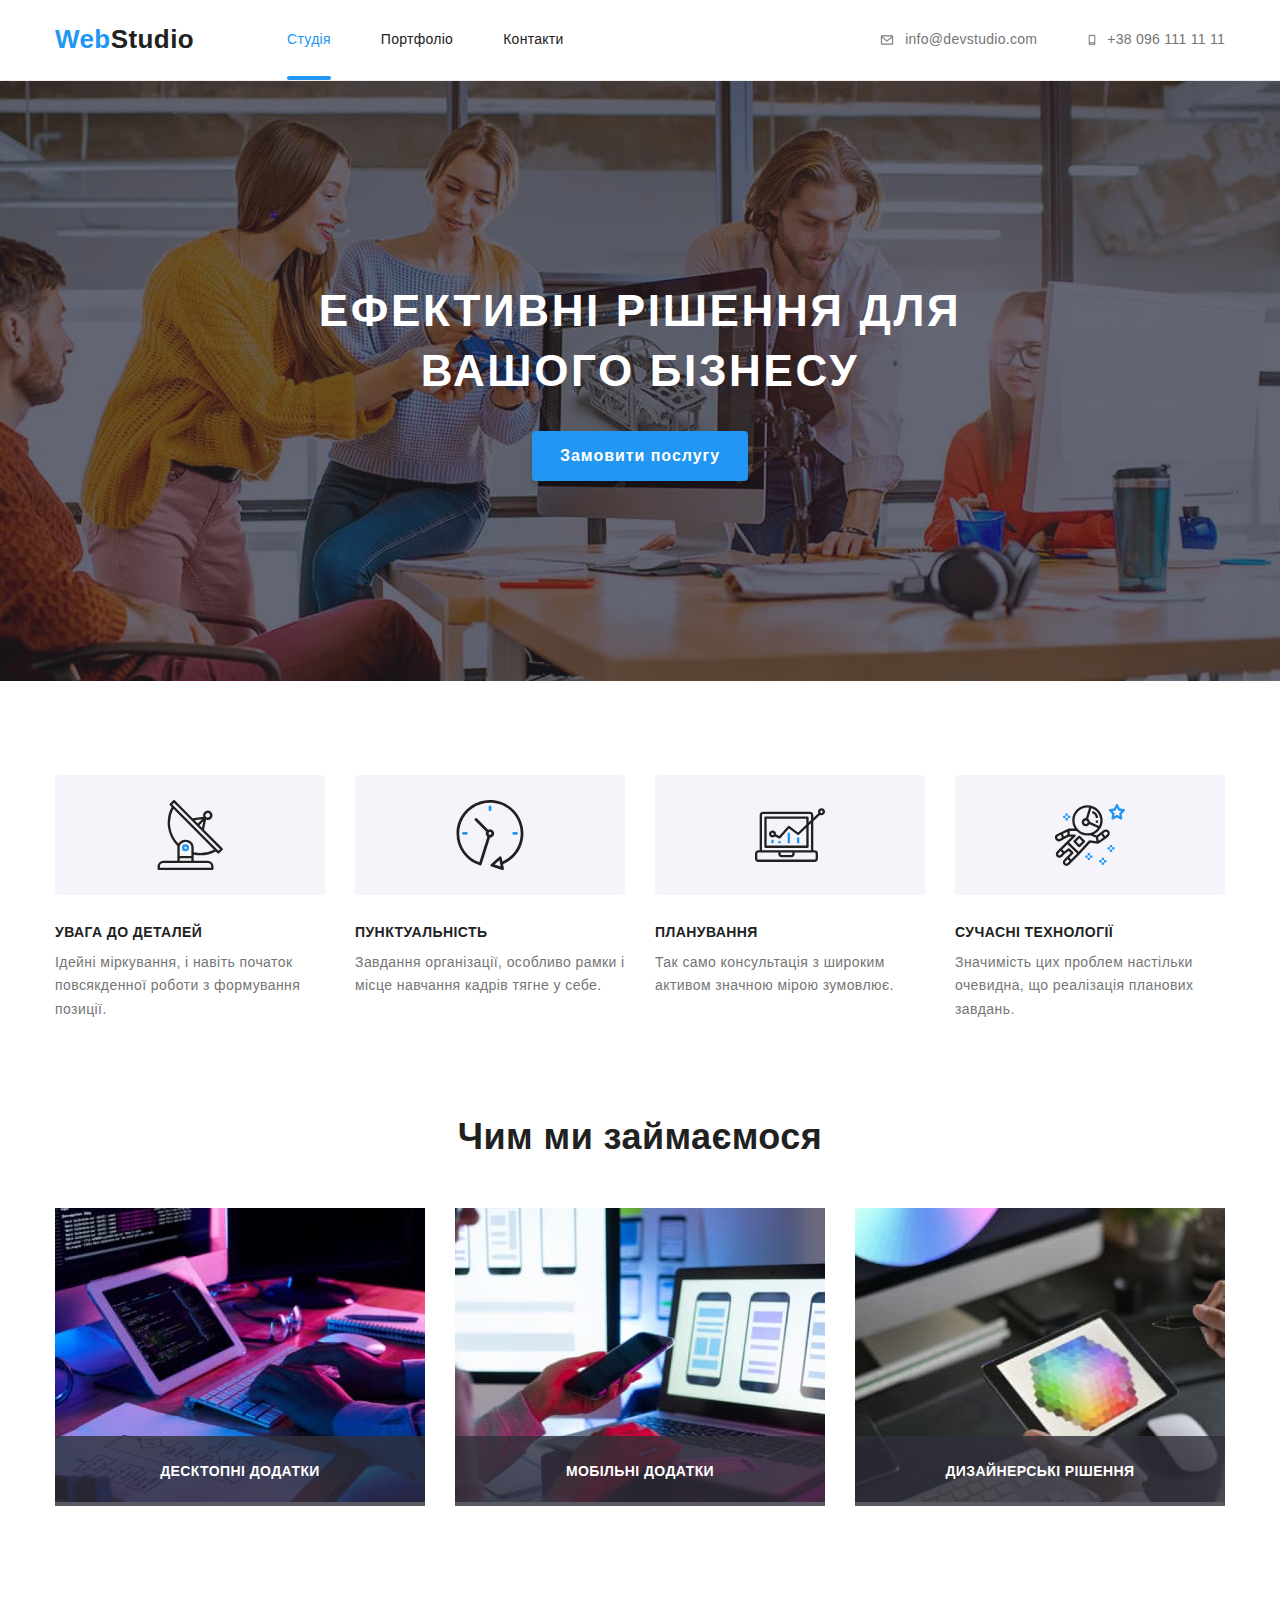
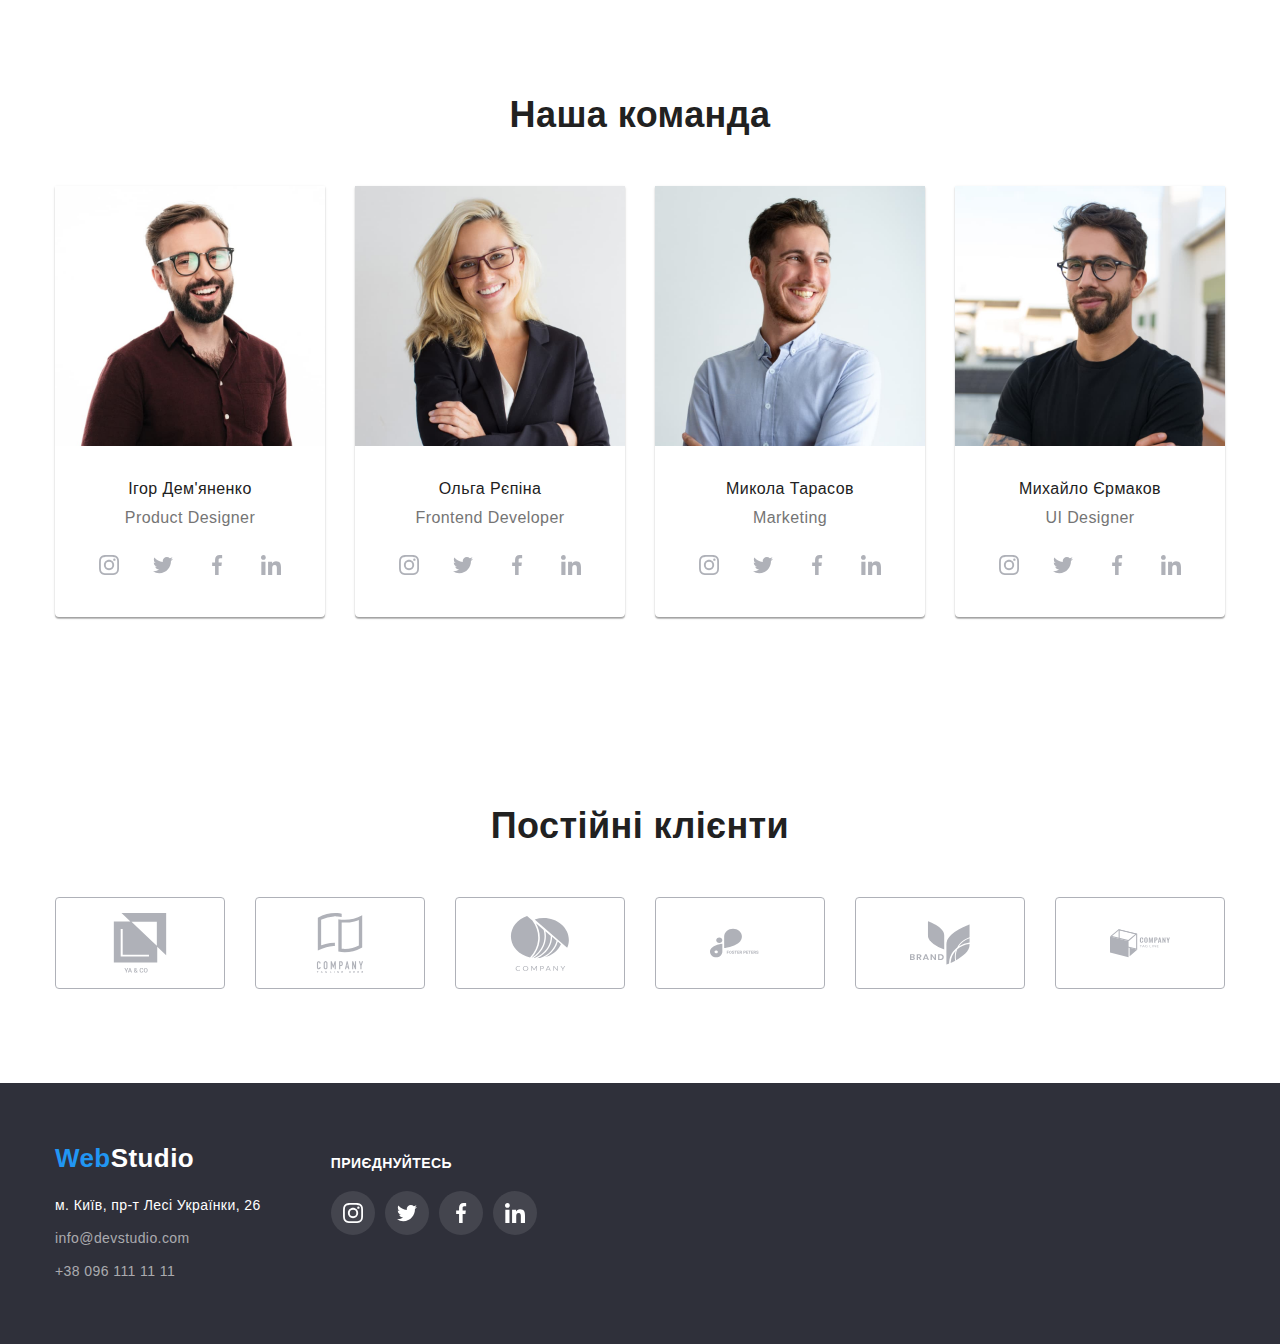
<file: index.html>
<!DOCTYPE html>
<html lang="uk">

<head>
    <meta charset="UTF-8">
    <meta http-equiv="X-UA-Compatible" content="IE=edge">
    <meta name="viewport" content="width=device-width, initial-scale=1.0">
    <title>Студія</title>
    <link rel="stylesheet"
        href="https://fonts.google.com/share?selection.family=Raleway:wght@700%7CRoboto:wght@400;500;700;900">
    <link rel="stylesheet"
        href="https://cdnjs.cloudflare.com/ajax/libs/modern-normalize/1.1.0/modern-normalize.min.css">
    <link rel="stylesheet" href="./css/styles.css">
</head>

<body>
    <header class="section">
        <div class="container header">
            <nav>
                <a class="link logo" href="./index.html"><span class="blue-logo">Web</span><span
                        class="black-logo">Studio</span></a>
                <ul class="list">
                    <li class="item"><a class="link current" href="./index.html">Студія</a></li>
                    <li class="item"><a class="link" href="./portfolio.html">Портфоліо</a></li>
                    <li class="item"><a class="link" href="">Контакти</a></li>
                </ul>
            </nav>
            <ul class="list contacts">
                <li class="item">

                    <a class="link nav-contacts" href="mailto:info@devstudio.com">
                        <svg class="nav-contacts-icon-email">
                            <use href="./images/icons.svg#icon-envelope"></use>
                        </svg>info@devstudio.com</a>
                </li>
                <li class="item"><a class="link nav-contacts" href="tel:+380961111111">
                        <svg class="nav-contacts-icon-phone">
                            <use href="./images/icons.svg#icon-smartphone"></use>
                        </svg>+38 096 111 11 11</a></li>
            </ul>
        </div>
    </header>
    <main>
        <section class="hero section">
            <div class="container">
                <h1>Ефективні рішення для <br> вашого бізнесу</h1>
                <button class="hero-btn" type="button" data-modal-open>Замовити послугу</button>
            </div>
        </section>
        <section class="peculiarities section">
            <div class="container">
                <h2 class="visially-hidden">Особливості WebStudio</h2>
                <ul class="list peculiarities">
                    <li>
                        <div class="peculiarities-thumb">
                            <svg class="peculiarities-svg">
                                <use href="./images/icons.svg#icon-details1"></use>
                            </svg>
                        </div>
                        <h3>УВАГА ДО ДЕТАЛЕЙ</h3>
                        <p>Ідейні міркування, і навіть початок повсякденної роботи з формування позиції.</p>
                    </li>
                    <li>
                        <div class="peculiarities-thumb">
                            <svg class="peculiarities-svg">
                                <use href="./images/icons.svg#icon-details2"></use>
                            </svg>
                        </div>
                        <h3>ПУНКТУАЛЬНІСТЬ</h3>
                        <p>Завдання організації, особливо рамки і місце навчання кадрів тягне у себе.</p>
                    </li>
                    <li>
                        <div class="peculiarities-thumb">
                            <svg class="peculiarities-svg">
                                <use href="./images/icons.svg#icon-details3"></use>
                            </svg>
                        </div>
                        <h3>ПЛАНУВАННЯ</h3>
                        <p>Так само консультація з широким активом значною мірою зумовлює.</p>
                    </li>
                    <li>
                        <div class="peculiarities-thumb">
                            <svg class="peculiarities-svg">
                                <use href="./images/icons.svg#icon-details4"></use>
                            </svg>
                        </div>
                        <h3>СУЧАСНІ ТЕХНОЛОГІЇ</h3>
                        <p>Значимість цих проблем настільки очевидна, що реалізація планових завдань.</p>
                    </li>
                </ul>
            </div>
        </section>
        <section class="section our-mission">
            <div class="container">
                <h2 class="title">Чим ми займаємося</h2>
                <ul class="list">
                    <li>
                        <div class="our-mission-thumb">
                            <img src="./images/box1.jpg"
                                alt="Створення веб-сайту відповідно до семантичного вмісту на ноутбуці" width="370">
                            <p class="our-mission-text">Десктопні додатки</p>
                        </div>
                    </li>
                    <li>
                        <div class="our-mission-thumb">
                            <img src="./images/box2.jpg" alt="Адаптація застосунку до мобільних пристроїв" width="370">
                            <p class="our-mission-text">Мобільні додатки</p>
                        </div>
                    </li>
                    <li>
                        <div class="our-mission-thumb">
                            <img src="./images/box3.jpg" alt="Графічне оформлення сайту" width="370">
                            <p class="our-mission-text">Дизайнерські рішення</p>
                        </div>
                    </li>
                </ul>
            </div>
        </section>
        <section class="our-team section">
            <div class="container">
                <h2 class="title">Наша команда</h2>
                <ul class="list our-team">
                    <li class="our-team-item">
                        <img src="./images/demjanenko.jpg" alt="Ігор Дем'яненко" width="270">
                        <h3>Ігор Дем'яненко</h3>
                        <p>Product Designer</p>
                        <ul class="social-list-links">
                            <li class="social-item">
                                <a class="social-link" href="">
                                    <svg class="social-link-svg">
                                        <use href="./images/icons.svg#icon-instagram"></use>
                                    </svg>
                                </a>
                            </li>
                            <li class="social-item">
                                <a class="social-link" href="">
                                    <svg class="social-link-svg">
                                        <use href="./images/icons.svg#icon-twitter"></use>
                                    </svg>
                                </a>
                            </li>
                            <li class="social-item">
                                <a class="social-link" href="">
                                    <svg class="social-link-svg">
                                        <use href="./images/icons.svg#icon-facebook"></use>
                                    </svg>
                                </a>
                            </li>
                            <li class="social-item">
                                <a class="social-link" href="">
                                    <svg class="social-link-svg">
                                        <use href="./images/icons.svg#icon-linkedin"></use>
                                    </svg>
                                </a>
                            </li>
                        </ul>
                    </li>
                    <li class="our-team-item">
                        <img src="./images/repina.jpg" alt="Ольга Рєпіна" width="270">
                        <h3>Ольга Рєпіна</h3>
                        <p>Frontend Developer</p>
                        <ul class="social-list-links">
                            <li class="social-item">
                                <a class="social-link" href="">
                                    <svg class="social-link-svg">
                                        <use href="./images/icons.svg#icon-instagram"></use>
                                    </svg>
                                </a>
                            </li>
                            <li class="social-item">
                                <a class="social-link" href="">
                                    <svg class="social-link-svg">
                                        <use href="./images/icons.svg#icon-twitter"></use>
                                    </svg>
                                </a>
                            </li>
                            <li class="social-item">
                                <a class="social-link" href="">
                                    <svg class="social-link-svg">
                                        <use href="./images/icons.svg#icon-facebook"></use>
                                    </svg>
                                </a>
                            </li>
                            <li class="social-item">
                                <a class="social-link" href="">
                                    <svg class="social-link-svg">
                                        <use href="./images/icons.svg#icon-linkedin"></use>
                                    </svg>
                                </a>
                            </li>
                        </ul>
                    </li>
                    <li class="our-team-item">
                        <img src="./images/tarasov.jpg" alt="Микола Тарасов" width="270">
                        <h3>Микола Тарасов</h3>
                        <p>Marketing</p>
                        <ul class="social-list-links">
                            <li class="social-item">
                                <a class="social-link" href="">
                                    <svg class="social-link-svg">
                                        <use href="./images/icons.svg#icon-instagram"></use>
                                    </svg>
                                </a>
                            </li>
                            <li class="social-item">
                                <a class="social-link" href="">
                                    <svg class="social-link-svg">
                                        <use href="./images/icons.svg#icon-twitter"></use>
                                    </svg>
                                </a>
                            </li>
                            <li class="social-item">
                                <a class="social-link" href="">
                                    <svg class="social-link-svg">
                                        <use href="./images/icons.svg#icon-facebook"></use>
                                    </svg>
                                </a>
                            </li>
                            <li class="social-item">
                                <a class="social-link" href="">
                                    <svg class="social-link-svg">
                                        <use href="./images/icons.svg#icon-linkedin"></use>
                                    </svg>
                                </a>
                            </li>
                        </ul>
                    </li>
                    <li class="our-team-item">
                        <img src="./images/jermakov.jpg" alt="Михайло Єрмаков" width="270">
                        <h3>Михайло Єрмаков</h3>
                        <p>UI Designer</p>
                        <ul class="social-list-links">
                            <li class="social-item">
                                <a class="social-link" href="">
                                    <svg class="social-link-svg">
                                        <use href="./images/icons.svg#icon-instagram"></use>
                                    </svg>
                                </a>
                            </li>
                            <li class="social-item">
                                <a class="social-link" href="">
                                    <svg class="social-link-svg">
                                        <use href="./images/icons.svg#icon-twitter"></use>
                                    </svg>
                                </a>
                            </li>
                            <li class="social-item">
                                <a class="social-link" href="">
                                    <svg class="social-link-svg">
                                        <use href="./images/icons.svg#icon-facebook"></use>
                                    </svg>
                                </a>
                            </li>
                            <li class="social-item">
                                <a class="social-link" href="">
                                    <svg class="social-link-svg">
                                        <use href="./images/icons.svg#icon-linkedin"></use>
                                    </svg>
                                </a>
                            </li>
                        </ul>
                    </li>
                </ul>
            </div>
        </section>
        <section class="our-clients section">
            <div class="container">
                <h2 class="title">Постійні клієнти</h2>
                <ul class="client-list-links">
                    <li class="client-item">
                        <a class="client-link" href="">
                            <svg class="client-link-svg">
                                <use href="./images/icons.svg#icon-client1"></use>
                            </svg>
                        </a>
                    </li>
                    <li class="client-item">
                        <a class="client-link" href="">
                            <svg class="client-link-svg">
                                <use href="./images/icons.svg#icon-client2"></use>
                            </svg>
                        </a>
                    </li>
                    <li class="client-item">
                        <a class="client-link" href="">
                            <svg class="client-link-svg">
                                <use href="./images/icons.svg#icon-client3"></use>
                            </svg>
                        </a>
                    </li>
                    <li class="client-item">
                        <a class="client-link" href="">
                            <svg class="client-link-svg">
                                <use href="./images/icons.svg#icon-client4"></use>
                            </svg>
                        </a>
                    </li>
                    <li class="client-item">
                        <a class="client-link" href="">
                            <svg class="client-link-svg">
                                <use href="./images/icons.svg#icon-client5"></use>
                            </svg>
                        </a>
                    </li>
                    <li class="client-item">
                        <a class="client-link" href="">
                            <svg class="client-link-svg">
                                <use href="./images/icons.svg#icon-client6"></use>
                            </svg>
                        </a>
                    </li>
                </ul>
            </div>
        </section>
    </main>
    <footer class="section">
        <div class="container">
            <div class="footer-contacts">
                <a class="link logo footer" href="./index.html"><span class="blue-logo">Web</span><span
                        class="white-logo">Studio</span></a>
                <address>
                    <ul>
                        <li><a class="link foot-adress" href="https://goo.gl/maps/WLWmXLNbsvmNYWDa7" target="_blank"
                                rel="noreferrer noopener nofollow">
                                м.
                                Київ, пр-т Лесі Українки, 26</a></li>
                        <li><a class="link foot-contacts" href="mailto:info@devstudio.com">info@devstudio.com</a></li>
                        <li><a class="link foot-contacts" href="tel:+380961111111">+38 096 111 11 11</a></li>
                    </ul>
                </address>
            </div>
            <div class="footer-social-list-links">
                <p>приєднуйтесь</p>
                <ul class="social-list-links">
                    <li class="social-item">
                        <a class="social-link" href="">
                            <svg class="social-link-svg">
                                <use href="./images/icons.svg#icon-instagram"></use>
                            </svg>
                        </a>
                    </li>
                    <li class="social-item">
                        <a class="social-link" href="">
                            <svg class="social-link-svg">
                                <use href="./images/icons.svg#icon-twitter"></use>
                            </svg>
                        </a>
                    </li>
                    <li class="social-item">
                        <a class="social-link" href="">
                            <svg class="social-link-svg">
                                <use href="./images/icons.svg#icon-facebook"></use>
                            </svg>
                        </a>
                    </li>
                    <li class="social-item">
                        <a class="social-link" href="">
                            <svg class="social-link-svg">
                                <use href="./images/icons.svg#icon-linkedin"></use>
                            </svg>
                        </a>
                    </li>
                </ul>
            </div>
        </div>
    </footer>
    <div class="backdrop is-hidden" data-modal>
        <div class="modal">
            <button class="close-btn" type="button" data-modal-close></button>
        </div>
    </div>
    <script src="./js/modal.js"></script>
</body>

</html>
</file>
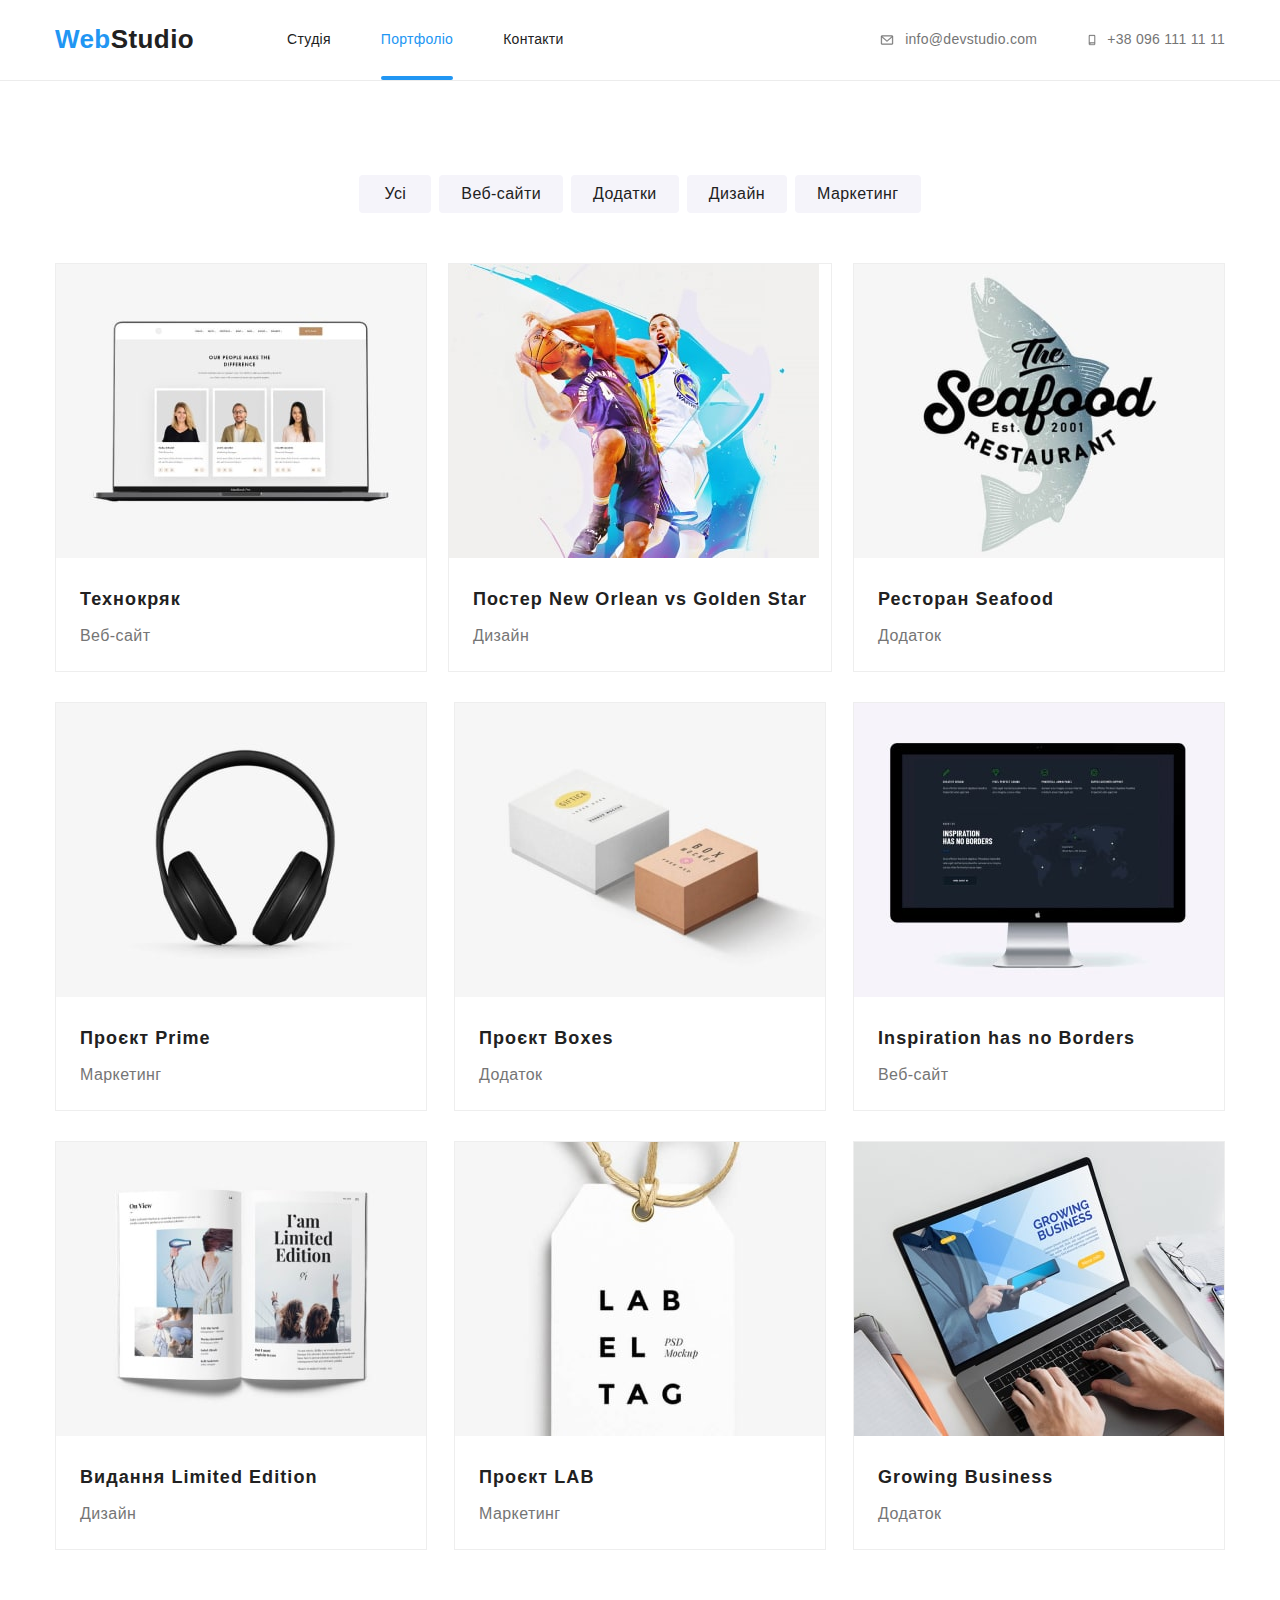
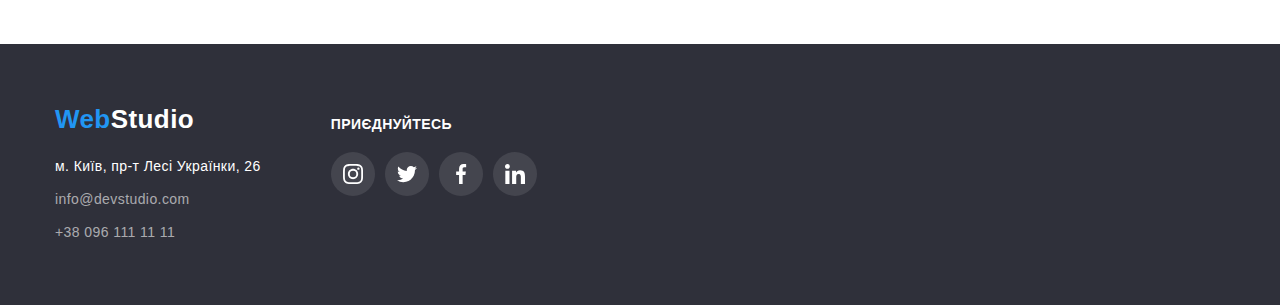
<file: portfolio.html>
<!DOCTYPE html>
<html lang="uk">

<head>
    <meta charset="UTF-8">
    <meta http-equiv="X-UA-Compatible" content="IE=edge">
    <meta name="viewport" content="width=device-width, initial-scale=1.0">
    <title>Портфоліо</title>
    <link rel="stylesheet"
        href="https://fonts.google.com/share?selection.family=Raleway:wght@700%7CRoboto:wght@400;500;700;900">
    <link rel="stylesheet"
        href="https://cdnjs.cloudflare.com/ajax/libs/modern-normalize/1.1.0/modern-normalize.min.css">
    <link rel="stylesheet" href="./css/styles.css">
</head>

<body>
    <header class="section">
        <div class="container header">
            <nav>
                <a class="link logo" href="./index.html"><span class="blue-logo">Web</span><span
                        class="black-logo">Studio</span></a>
                <ul class="list">
                    <li class="item"><a class="link" href="./index.html">Студія</a></li>
                    <li class="item"><a class="link current" href="./portfolio.html">Портфоліо</a></li>
                    <li class="item"><a class="link" href="">Контакти</a></li>
                </ul>
            </nav>
            <ul class="list contacts">
                <li class="item">

                    <a class="link nav-contacts" href="mailto:info@devstudio.com">
                        <svg class="nav-contacts-icon-email">
                            <use href="./images/icons.svg#icon-envelope"></use>
                        </svg>info@devstudio.com</a>
                </li>
                <li class="item"><a class="link nav-contacts" href="tel:+380961111111">
                        <svg class="nav-contacts-icon-phone">
                            <use href="./images/icons.svg#icon-smartphone"></use>
                        </svg>+38 096 111 11 11</a></li>
            </ul>
        </div>
    </header>
    <main>
        <section class="section">
            <div class="container">
                <h1 class="visially-hidden">Приклади робіт</h1>
                <ul class="list buttons">
                    <li class="portfolio-item"><button class="btn common" type="button">Усі</button></li>
                    <li class="portfolio-item"><button class="btn" type="button">Веб-сайти</button></li>
                    <li class="portfolio-item"><button class="btn" type="button">Додатки</button></li>
                    <li class="portfolio-item"><button class="btn" type="button">Дизайн</button></li>
                    <li class="portfolio-item"><button class="btn" type="button">Маркетинг</button></li>
                </ul>
                <ul class="list portfolio">
                    <li class="portfolio-item">
                        <a class="portfolio-link" href="">
                            <div class="portfolio-thumb">
                                <img class="portfolio-img" src="./images/portfolio/img1.jpg" alt="Технокряк"
                                    width="370">
                                <div class="portfolio-overlay">
                                    <p>Ресурс пропонує комплексні пропозиції з різним рівнем функціоналу та сервісів.
                                        Все це
                                        дозволить
                                        відвідувачу отримати
                                        вичерпні відомості про компанію чи приватну особу.</p>
                                </div>
                            </div>
                            <h2 class="portfolio-title">Технокряк</h2>
                            <p class="portfolio-text">Веб-сайт</p>
                        </a>
                    </li>
                    <li class="portfolio-item">
                        <a class="portfolio-link" href="">
                            <div class="portfolio-thumb">
                                <img class="portfolio-img" src="./images/portfolio/img2.jpg"
                                    alt="Постер New Orlean vs Golden Star" width="370">
                                <div class="portfolio-overlay">
                                    <p>Ресурс пропонує комплексні пропозиції з різним рівнем функціоналу та сервісів.
                                        Все це
                                        дозволить
                                        відвідувачу отримати
                                        вичерпні відомості про компанію чи приватну особу.</p>
                                </div>
                            </div>
                            <h2 class="portfolio-title">Постер New Orlean vs Golden Star</h2>
                            <p class="portfolio-text">Дизайн</p>
                        </a>
                    </li>
                    <li class="portfolio-item">
                        <a class="portfolio-link" href="">
                            <div class="portfolio-thumb">
                                <img class="portfolio-img" src="./images/portfolio/img3.jpg" alt="Ресторан Seafood"
                                    width="370">
                                <div class="portfolio-overlay">
                                    <p>Ресурс пропонує комплексні пропозиції з різним рівнем функціоналу та сервісів.
                                        Все це
                                        дозволить
                                        відвідувачу отримати
                                        вичерпні відомості про компанію чи приватну особу.</p>
                                </div>
                            </div>
                            <h2 class="portfolio-title">Ресторан Seafood </h2>
                            <p class="portfolio-text">Додаток</p>
                        </a>
                    </li>
                    <li class="portfolio-item">
                        <a class="portfolio-link" href="">
                            <div class="portfolio-thumb">
                                <img class="portfolio-img" src="./images/portfolio/img4.jpg" alt="Проєкт Prime"
                                    width="370">
                                <div class="portfolio-overlay">
                                    <p>Ресурс пропонує комплексні пропозиції з різним рівнем функціоналу та сервісів.
                                        Все це
                                        дозволить
                                        відвідувачу отримати
                                        вичерпні відомості про компанію чи приватну особу.</p>
                                </div>
                            </div>
                            <h2 class="portfolio-title">Проєкт Prime</h2>
                            <p class="portfolio-text">Маркетинг</p>
                        </a>
                    </li>
                    <li class="portfolio-item">
                        <a class="portfolio-link" href="">
                            <div class="portfolio-thumb">
                                <img class="portfolio-img" src="./images/portfolio/img5.jpg" alt="Проєкт Boxes"
                                    width="370">
                                <div class="portfolio-overlay">
                                    <p>Ресурс пропонує комплексні пропозиції з різним рівнем функціоналу та сервісів.
                                        Все це
                                        дозволить
                                        відвідувачу отримати
                                        вичерпні відомості про компанію чи приватну особу.</p>
                                </div>
                            </div>
                            <h2 class="portfolio-title">Проєкт Boxes</h2>
                            <p class="portfolio-text">Додаток</p>
                        </a>
                    </li>
                    <li class="portfolio-item">
                        <a class="portfolio-link" href="">
                            <div class="portfolio-thumb">
                                <img class="portfolio-img" src="./images/portfolio/img6.jpg"
                                    alt="Inspiration has no Borders" width="370">
                                <div class="portfolio-overlay">
                                    <p>Ресурс пропонує комплексні пропозиції з різним рівнем функціоналу та сервісів.
                                        Все це
                                        дозволить
                                        відвідувачу отримати
                                        вичерпні відомості про компанію чи приватну особу.</p>
                                </div>
                            </div>
                            <h2 class="portfolio-title">Inspiration has no Borders</h2>
                            <p class="portfolio-text">Веб-сайт</p>
                        </a>
                    </li>
                    <li class="portfolio-item">
                        <a class="portfolio-link" href="">
                            <div class="portfolio-thumb">
                                <img src="./images/portfolio/img7.jpg" alt="Видання Limited Edition" width="370">
                                <div class="portfolio-overlay">
                                    <p>Ресурс пропонує комплексні пропозиції з різним рівнем функціоналу та сервісів.
                                        Все це
                                        дозволить
                                        відвідувачу отримати
                                        вичерпні відомості про компанію чи приватну особу.</p>
                                </div>
                            </div>
                            <h2 class="portfolio-title">Видання Limited Edition</h2>
                            <p class="portfolio-text">Дизайн</p>
                        </a>
                    </li>
                    <li class="portfolio-item">
                        <a class="portfolio-link" href="">
                            <div class="portfolio-thumb">
                                <img src="./images/portfolio/img8.jpg" alt="Проєкт LAB" width="370">
                                <div class="portfolio-overlay">
                                    <p>Ресурс пропонує комплексні пропозиції з різним рівнем функціоналу та сервісів.
                                        Все це
                                        дозволить
                                        відвідувачу отримати
                                        вичерпні відомості про компанію чи приватну особу.</p>
                                </div>
                            </div>
                            <h2 class="portfolio-title">Проєкт LAB</h2>
                            <p class="portfolio-text">Маркетинг</p>
                        </a>
                    </li>
                    <li class="portfolio-item">
                        <a class="portfolio-link" href="">
                            <div class="portfolio-thumb">
                                <img src="./images/portfolio/img9.jpg" alt="Growing Business" width="370">
                                <div class="portfolio-overlay">
                                    <p>Ресурс пропонує комплексні пропозиції з різним рівнем функціоналу та сервісів.
                                        Все це
                                        дозволить
                                        відвідувачу отримати
                                        вичерпні відомості про компанію чи приватну особу.</p>
                                </div>
                            </div>
                            <h2 class="portfolio-title">Growing Business</h2>
                            <p class="portfolio-text">Додаток</p>
                        </a>
                    </li>
                </ul>
            </div>

        </section>
    </main>
    <footer class="section">
        <div class="container">
            <div class="footer-contacts">
                <a class="link logo footer" href="./index.html"><span class="blue-logo">Web</span><span
                        class="white-logo">Studio</span></a>
                <address>
                    <ul>
                        <li><a class="link foot-adress" href="https://goo.gl/maps/WLWmXLNbsvmNYWDa7" target="_blank"
                                rel="noreferrer noopener nofollow">
                                м.
                                Київ, пр-т Лесі Українки, 26</a></li>
                        <li><a class="link foot-contacts" href="mailto:info@devstudio.com">info@devstudio.com</a></li>
                        <li><a class="link foot-contacts" href="tel:+380961111111">+38 096 111 11 11</a></li>
                    </ul>
                </address>
            </div>
            <div class="footer-social-list-links">
                <p>приєднуйтесь</p>
                <ul class="social-list-links">
                    <li class="social-item">
                        <a class="social-link" href="">
                            <svg class="social-link-svg">
                                <use href="./images/icons.svg#icon-instagram"></use>
                            </svg>
                        </a>
                    </li>
                    <li class="social-item">
                        <a class="social-link" href="">
                            <svg class="social-link-svg">
                                <use href="./images/icons.svg#icon-twitter"></use>
                            </svg>
                        </a>
                    </li>
                    <li class="social-item">
                        <a class="social-link" href="">
                            <svg class="social-link-svg">
                                <use href="./images/icons.svg#icon-facebook"></use>
                            </svg>
                        </a>
                    </li>
                    <li class="social-item">
                        <a class="social-link" href="">
                            <svg class="social-link-svg">
                                <use href="./images/icons.svg#icon-linkedin"></use>
                            </svg>
                        </a>
                    </li>
                </ul>
            </div>
        </div>
    </footer>
</body>

</html>
</file>
<file: css/styles.css>
:root {
  --main-color: #757575;
  --accent-color: #2196f3;
  --header-color: #212121;
  --white-color: #ffffff;
  --background-btn: #f5f4fa;
  --background-section: #2f303a;
  --social-link-color: #afb1b8;
  --timing-function: cubic-bezier(0.4, 0, 0.2, 1);
}
/* GENERAL */
body {
  font-family: "Roboto", sans-serif;
  font-size: 14px;
  letter-spacing: 0.03em;
  color: var(--main-color);
  background-color: var(--white-color);
}

h1,
h2,
h3,
h4,
h5,
h6,
p,
ul {
  margin: 0;
  padding: 0;
}
.section {
  padding: 94px 0px;
}

header.section {
  padding-top: 0;
  padding-bottom: 0;
}
.hero.section {
  padding-top: 200px;
  padding-bottom: 200px;
}
footer.section {
  padding-top: 60px;
  padding-bottom: 60px;
}
header {
  border-bottom: 1px solid #ececec;
}

.container {
  width: 1200px;
  margin-top: 0;
  margin-bottom: 0;
  margin-left: auto;
  margin-right: auto;
  padding: 0 15px;
}

nav {
  display: flex;
  align-items: center;
}

.container.header {
  display: flex;
}
.link {
  display: block;

  text-decoration: none;
  font-weight: 500;
  font-size: inherit;
  line-height: 1.14;
  letter-spacing: 0.02em;

  color: var(--header-color);
  transition: color 250ms var(--timing-function);
}
.link.nav-contacts {
  display: flex;
  align-items: center;

  color: inherit;
}

.nav-contacts-icon-email,
.nav-contacts-icon-phone {
  margin-right: 10px;

  stroke: currentColor;
}

.nav-contacts-icon-email {
  width: 16px;
  height: 12px;

  fill: currentColor;
}
.nav-contacts-icon-phone {
  width: 10px;
  height: 16px;

  fill: currentColor;
}

.link:hover,
.link:focus,
.current {
  color: var(--accent-color);
}
.current {
  position: relative;
}

.current::after {
  content: "";

  position: absolute;
  top: 275%;
  left: 0;

  width: 100%;
  height: 4px;

  border-radius: 2px;
  background: currentColor;
}

.logo {
  margin-right: 93px;

  font-family: "Raleway", sans-serif;
  font-style: normal;
  font-weight: 700;
  font-size: 26px;
  line-height: 1.19;
  letter-spacing: inherit;
}
.blue-logo {
  color: var(--accent-color);
}
.black-logo {
  color: var(--header-color);
}
.white-logo {
  color: var(--white-color);
}

ul {
  list-style: none;
}
.list {
  display: flex;
  justify-content: space-between;
  align-items: center;
}
/* Footer */
.foot-adress {
  margin-bottom: 9px;

  font-weight: inherit;
  line-height: 1.71;
  letter-spacing: inherit;
  color: var(--white-color);
}
.foot-contacts {
  font-weight: inherit;
  line-height: 1.71;
  letter-spacing: inherit;
  color: rgba(255, 255, 255, 0.6);
}
.container .link.logo {
  margin-top: 24px;
  margin-bottom: 25px;
}
address {
  font-style: normal;
}

address li:not(:last-child) {
  margin-bottom: 9px;
}
footer.section {
  background-color: var(--background-section);
}
footer .container {
  display: flex;
}
.footer-contacts {
  margin-right: 70px;
}
.link.logo.footer {
  margin: 0px 0px 20px;
}

.footer-social-list-links > p {
  margin-top: 12px;
  margin-bottom: 20px;

  font-weight: 700;
  line-height: calc(16 / 14);
  text-transform: uppercase;
  color: var(--white-color);
}
.social-list-links {
  display: inline-flex;
  justify-content: space-between;

  width: 206px;
  height: 44px;
}
.social-link {
  display: flex;
  justify-content: center;
  align-items: center;

  width: 44px;
  height: 44px;

  color: var(--social-link-color);
  background-color: rgba(255, 255, 255, 0.1);
  border-radius: 50%;

  transition: color 250ms var(--timing-function),
    background-color 250ms var(--timing-function);
}
.social-link:hover,
.social-link:focus {
  background-color: var(--accent-color);
  color: var(--white-color);
}

.social-link:not(:last-child()) {
  margin-right: 10px;
}
.social-link-svg {
  width: 20px;
  height: 20px;

  fill: currentColor;
}

footer .social-link-svg {
  fill: var(--white-color);
}

/* Studio */

.list > .item:not(:last-child) {
  margin-right: 50px;
}

.list.contacts {
  margin-left: auto;
}
.list.peculiarities,
.list.our-team {
  align-items: flex-start;
  gap: 30px;
}

.hero h1 {
  margin-bottom: 30px;

  font-weight: 900;
  font-size: 44px;
  line-height: 1.36;
  letter-spacing: 0.06em;
  text-align: center;
  text-transform: uppercase;

  color: var(--white-color);
}
.hero.section {
  background-image: linear-gradient(
      to bottom,
      rgba(47, 48, 58, 0.4),
      rgba(47, 48, 58, 0.4)
    ),
    url(../images/hero-img.jpg);
  background-repeat: no-repeat;
  background-position: center;
  background-size: 1600px;
  background-color: #c4c4c4;
}
.hero-btn {
  display: block;

  width: 216px;
  height: 50px;
  border-radius: 4px;
  margin-left: auto;
  margin-right: auto;

  font-family: inherit;
  font-weight: 700;
  font-size: 16px;
  line-height: 1.88;
  text-align: center;
  letter-spacing: 0.06em;
  color: var(--white-color);
  background-color: var(--accent-color);
  border: transparent;
  box-shadow: 0px 4px 4px rgba(0, 0, 0, 0.15);

  transition: background-color 250ms var(--timing-function),
    box-shadow 250ms var(--timing-function);
}
.hero-btn:active,
.hero-btn:hover,
.hero-btn:focus {
  background-color: #188ce8;
  box-shadow: 0px 4px 4px rgba(0, 0, 0, 0.15);
  border-radius: 4px;

  cursor: pointer;
}
.visially-hidden {
  position: absolute;
  white-space: nowrap;
  width: 1px;
  height: 1px;
  overflow: hidden;
  border: 0;
  padding: 0;
  clip: rect(0 0 0 0);
  clip-path: inset(50%);
  margin: -1px;
}

.peculiarities-thumb {
  display: flex;
  justify-content: center;
  align-items: center;

  width: 270px;
  height: 120px;
  margin-bottom: 30px;

  background-color: var(--background-btn);
  border-radius: 4px;
}

.peculiarities-svg {
  width: 70px;
  height: 70px;

  fill: #000;
}

.peculiarities h3 {
  margin-bottom: 10px;

  font-size: inherit;
  font-weight: 700;
  line-height: 1.14;
  color: var(--header-color);
}

.peculiarities p {
  line-height: 1.71;
}
.section.our-mission {
  padding-top: 0;
}
.our-mission-thumb {
  position: relative;
}
.our-mission-text {
  position: absolute;
  left: 0;
  bottom: 0;

  width: 370px;
  padding: 27px 0px;

  font-weight: 700;
  line-height: calc(16 / 14);
  text-align: center;
  text-transform: uppercase;

  color: var(--white-color);
  background: rgba(47, 48, 58, 0.8);
}
h2.title {
  margin-bottom: 50px;

  font-size: 36px;
  line-height: 1.17;
  text-align: center;
  color: var(--header-color);
}
.our-team img {
  margin-bottom: 30px;
}
.our-team h3 {
  margin-bottom: 10px;

  font-weight: 500;
  font-size: 16px;
  line-height: 1.19;
  text-align: center;
  color: var(--header-color);
}
.our-team p {
  margin-bottom: 16px;

  font-size: 16px;
  line-height: 1.19;
  text-align: center;
}
.our-team .social-list-links {
  margin: 0 32px 30px;
}

.our-team-item {
  box-shadow: 0px 1px 3px rgba(0, 0, 0, 0.12), 0px 1px 1px rgba(0, 0, 0, 0.14),
    0px 2px 1px rgba(0, 0, 0, 0.2);
  border-radius: 0px 0px 4px 4px;
}

.client-list-links {
  display: flex;
  justify-content: space-between;
  align-items: center;
}
.client-link {
  display: flex;
  justify-content: center;
  align-items: center;

  width: 170px;
  height: 92px;

  color: var(--social-link-color);
  transition: color 250ms var(--timing-function);
  border: 1px solid var(--social-link-color);
  border-radius: 4px;
}
.client-link:hover,
.client-link:focus {
  border-color: var(--accent-color);
  color: var(--accent-color);
}

.client-link-svg {
  width: 106px;
  height: 60px;

  fill: currentColor;
}

/* Portfolio */

.portfolio-title {
  margin-left: 24px;
  margin-right: 24px;
  margin-bottom: 4px;

  font-size: 18px;
  line-height: 2;
  letter-spacing: 0.06em;
  color: var(--header-color);
}
.portfolio-text {
  margin-left: 24px;
  margin-right: 24px;

  font-size: 16px;
  line-height: 1.88;

  color: var(--main-color);
}
.list.buttons {
  justify-content: center;

  margin-bottom: 50px;
}
.list.buttons > .portfolio-item:not(:last-child) {
  margin-right: 8px;
}
.btn {
  padding: 6px 22px;

  font-family: inherit;
  font-weight: 500;
  font-size: 16px;
  line-height: 1.62;
  text-align: center;
  letter-spacing: inherit;
  color: var(--header-color);
  background-color: var(--background-btn);
  border-radius: 4px;
  border: transparent;
}
.btn.common {
  padding-left: 25px;
  padding-right: 25px;
}
.btn:focus,
.btn:hover,
.btn:active {
  cursor: pointer;

  color: var(--white-color);
  background-color: var(--accent-color);
  box-shadow: 0px 3px 1px rgba(0, 0, 0, 0.1), 0px 1px 2px rgba(0, 0, 0, 0.08),
    0px 2px 2px rgba(0, 0, 0, 0.12);
}
.list.portfolio {
  flex-wrap: wrap;
}
.list.portfolio .portfolio-item {
  margin-bottom: 30px;
}
.list.portfolio > .portfolio-item:nth-child(n + 7) {
  margin-bottom: 0px;
}
.portfolio-link:hover,
.portfolio-link:focus {
  /* box-shadow: 0px 1px 1px rgba(0, 0, 0, 0.12), 0px 4px 4px rgba(0, 0, 0, 0.06),
    1px 4px 6px rgba(0, 0, 0, 0.16); */
  animation: portfolio-link-hover 250ms var(--timing-function) forwards;
}

.portfolio-link:focus .portfolio-overlay,
.portfolio-link:hover .portfolio-overlay {
  transform: translateY(0);
}

.portfolio-link {
  display: block;
  overflow: hidden;

  padding-bottom: 20px;

  text-decoration: none;
  border: 1px solid #eeeeee;
}
.portfolio-thumb {
  position: relative;
  margin-bottom: 20px;
}

.portfolio-overlay {
  position: absolute;
  top: 0;
  left: 0;

  width: 100%;
  height: 100%;

  transform: translateY(150%);
  transition: transform 250ms var(--timing-function);

  background: rgba(33, 150, 243, 0.9);
}

.portfolio-overlay > p {
  padding: 63px 24px;

  font-size: 18px;
  line-height: 1.56;

  color: var(--white-color);
}
/* Modal */
.backdrop {
  position: fixed;
  top: 0;
  left: 0;
  width: 100vw;
  height: 100vh;
  opacity: 1;

  translate: opacity 250 ms var(--timing-function);

  background: rgba(0, 0, 0, 0.2);
}
.backdrop.is-hidden {
  visibility: hidden;
  opacity: 0;
  pointer-events: none;
}

.backdrop.is-hidden .modal {
  opacity: 0;
  transform: translate(-50%, -50%) scale(0.9);
}
.modal {
  position: absolute;
  top: 50%;
  left: 50%;
  opacity: 1;
  transform: translate(-50%, -50%) scale(1);
  transition: transform 250ms var(--timing-function),
    opacity 250ms var(--timing-function);

  min-width: 528px;
  min-height: 581px;

  background: var(--white-color);
  box-shadow: 0px 1px 3px rgba(0, 0, 0, 0.12), 0px 1px 1px rgba(0, 0, 0, 0.14),
    0px 2px 1px rgba(0, 0, 0, 0.2);
  border-radius: 4px;
}
.close-btn {
  position: absolute;
  top: 8px;
  right: 8px;

  display: inline-block;
  width: 30px;
  height: 30px;

  background-image: url(../images/close-btn.png);
  background-size: contain;
  background-position: center;
  background-repeat: no-repeat;
  background-color: transparent;
  border: none;
}

@keyframes portfolio-link-hover{
  from{
    box-shadow: 0px 1px 1px rgba(0, 0, 0, 0.12)ж
  }
  50%{
    box-shadow: 0px 1px 1px rgba(0, 0, 0, 0.12), 0px 4px 4px rgba(0, 0, 0, 0.06);
  }
  to{
    box-shadow: 0px 1px 1px rgba(0, 0, 0, 0.12), 0px 4px 4px rgba(0, 0, 0, 0.06),
        1px 4px 6px rgba(0, 0, 0, 0.16);
  }
}
</file>
